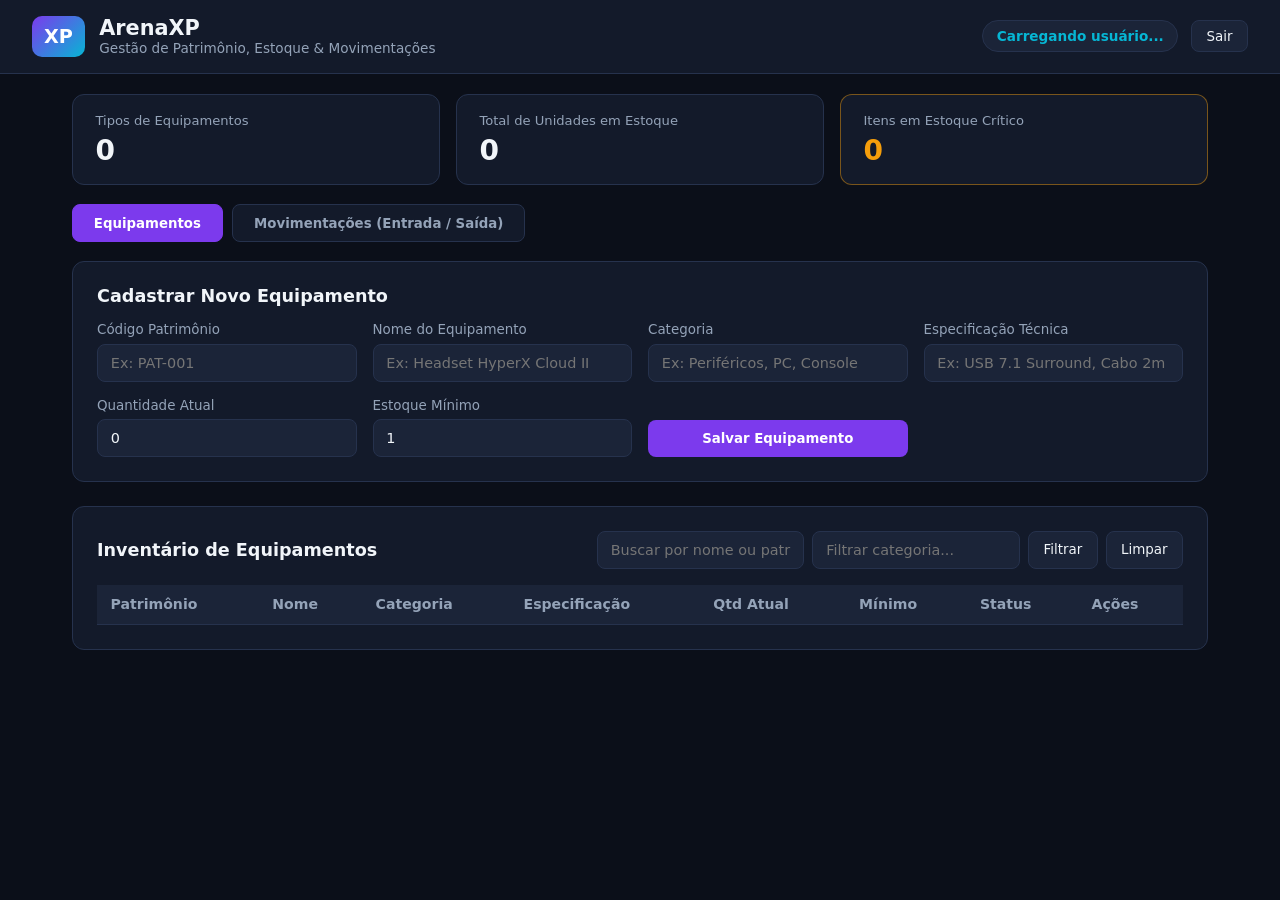
<file: ArenaXP_Front/index.html>
<!DOCTYPE html>
<html lang="pt-BR">
<head>
    <meta charset="UTF-8">
    <meta name="viewport" content="width=device-width, initial-scale=1.0">
    <title>ArenaXP — Controle de Estoque & Equipamentos</title>
    <link rel="stylesheet" href="style.css">
    <script src="script.js" defer></script>
</head>
<body>
    <header class="topbar">
        <div class="brand">
            <span class="logo-badge">XP</span>
            <div>
                <h1>ArenaXP</h1>
                <p>Gestão de Patrimônio, Estoque & Movimentações</p>
            </div>
        </div>
        <div class="user-bar">
            <span id="usuario-logado" class="user-badge">Carregando usuário...</span>
            <button type="button" class="btn-secondary" onclick="fazerLogout()">Sair</button>
        </div>
    </header>

    <section class="dashboard-grid">
        <div class="stat-card">
            <span class="stat-label">Tipos de Equipamentos</span>
            <strong id="stat-total-equipamentos" class="stat-value">0</strong>
        </div>
        <div class="stat-card">
            <span class="stat-label">Total de Unidades em Estoque</span>
            <strong id="stat-total-unidades" class="stat-value">0</strong>
        </div>
        <div class="stat-card alerta">
            <span class="stat-label">Itens em Estoque Crítico</span>
            <strong id="stat-itens-criticos" class="stat-value">0</strong>
        </div>
    </section>

    <div id="alerta-critico-banner" class="critico-banner hidden"></div>
    <div id="feedback" class="feedback hidden"></div>

    <nav class="tabs">
        <button class="tab-btn active" data-tab="equipamentos">Equipamentos</button>
        <button class="tab-btn" data-tab="movimentacoes">Movimentações (Entrada / Saída)</button>
    </nav>

    <main class="container">
        <section id="tab-equipamentos" class="tab-content active">
            <div class="card">
                <div class="card-header">
                    <h2 id="titulo-form-equipamento">Cadastrar Novo Equipamento</h2>
                    <button type="button" id="btn-cancelar-edicao" class="btn-secondary hidden" onclick="cancelarEdicao()">Cancelar Edição</button>
                </div>
                <form id="form-equipamento" class="grid-form">
                    <input type="hidden" id="eq-id">
                    <div class="field">
                        <label for="eq-codigo">Código Patrimônio</label>
                        <input type="text" id="eq-codigo" maxlength="30" placeholder="Ex: PAT-001" required>
                    </div>
                    <div class="field">
                        <label for="eq-nome">Nome do Equipamento</label>
                        <input type="text" id="eq-nome" maxlength="120" placeholder="Ex: Headset HyperX Cloud II" required>
                    </div>
                    <div class="field">
                        <label for="eq-categoria">Categoria</label>
                        <input type="text" id="eq-categoria" maxlength="50" placeholder="Ex: Periféricos, PC, Console" required>
                    </div>
                    <div class="field">
                        <label for="eq-especificacao">Especificação Técnica</label>
                        <input type="text" id="eq-especificacao" maxlength="255" placeholder="Ex: USB 7.1 Surround, Cabo 2m" required>
                    </div>
                    <div class="field">
                        <label for="eq-qtd">Quantidade Atual</label>
                        <input type="number" id="eq-qtd" min="0" value="0" required>
                    </div>
                    <div class="field">
                        <label for="eq-minimo">Estoque Mínimo</label>
                        <input type="number" id="eq-minimo" min="0" value="1" required>
                    </div>
                    <div class="field action">
                        <button type="submit" id="btn-salvar-equipamento" class="btn-primary">Salvar Equipamento</button>
                    </div>
                </form>
            </div>

            <div class="card">
                <div class="card-header wrap">
                    <h2>Inventário de Equipamentos</h2>
                    <div class="filter-bar">
                        <input type="text" id="filtro-termo" placeholder="Buscar por nome ou patrimônio...">
                        <input type="text" id="filtro-categoria" placeholder="Filtrar categoria...">
                        <button type="button" class="btn-secondary" onclick="carregarEquipamentos()">Filtrar</button>
                        <button type="button" class="btn-secondary" onclick="limparFiltros()">Limpar</button>
                    </div>
                </div>
                <div class="table-wrapper">
                    <table>
                        <thead>
                            <tr>
                                <th>Patrimônio</th>
                                <th>Nome</th>
                                <th>Categoria</th>
                                <th>Especificação</th>
                                <th>Qtd Atual</th>
                                <th>Mínimo</th>
                                <th>Status</th>
                                <th>Ações</th>
                            </tr>
                        </thead>
                        <tbody id="lista-equipamentos"></tbody>
                    </table>
                </div>
            </div>
        </section>

        <section id="tab-movimentacoes" class="tab-content">
            <div class="card">
                <h2>Registrar Movimentação de Estoque</h2>
                <form id="form-movimentacao" class="grid-form">
                    <div class="field">
                        <label for="mov-equipamento">Equipamento</label>
                        <select id="mov-equipamento" required>
                            <option value="">Selecione um equipamento...</option>
                        </select>
                    </div>
                    <div class="field">
                        <label for="mov-tipo">Tipo de Movimentação</label>
                        <select id="mov-tipo" required>
                            <option value="ENTRADA">ENTRADA (+)</option>
                            <option value="SAIDA">SAIDA (-)</option>
                        </select>
                    </div>
                    <div class="field">
                        <label for="mov-quantidade">Quantidade</label>
                        <input type="number" id="mov-quantidade" min="1" value="1" required>
                    </div>
                    <div class="field">
                        <label for="mov-datahora">Data e Hora</label>
                        <input type="datetime-local" id="mov-datahora" required>
                    </div>
                    <div class="field">
                        <label for="mov-obs">Observação / Evento</label>
                        <input type="text" id="mov-obs" maxlength="255" placeholder="Ex: Torneio Valorant / Reposição">
                    </div>
                    <div class="field action">
                        <button type="submit" class="btn-primary">Registrar Movimentação</button>
                    </div>
                </form>
            </div>

            <div class="card">
                <div class="card-header">
                    <h2>Histórico de Movimentações</h2>
                    <button type="button" class="btn-secondary" onclick="carregarMovimentacoes()">Atualizar</button>
                </div>
                <div class="table-wrapper">
                    <table>
                        <thead>
                            <tr>
                                <th>ID</th><th>Data/Hora</th><th>Tipo</th><th>Equipamento</th>
                                <th>Qtd</th><th>Responsável</th><th>Observação / Evento</th>
                            </tr>
                        </thead>
                        <tbody id="lista-movimentacoes"></tbody>
                    </table>
                </div>
            </div>
        </section>
    </main>
</body>
</html>
</file>
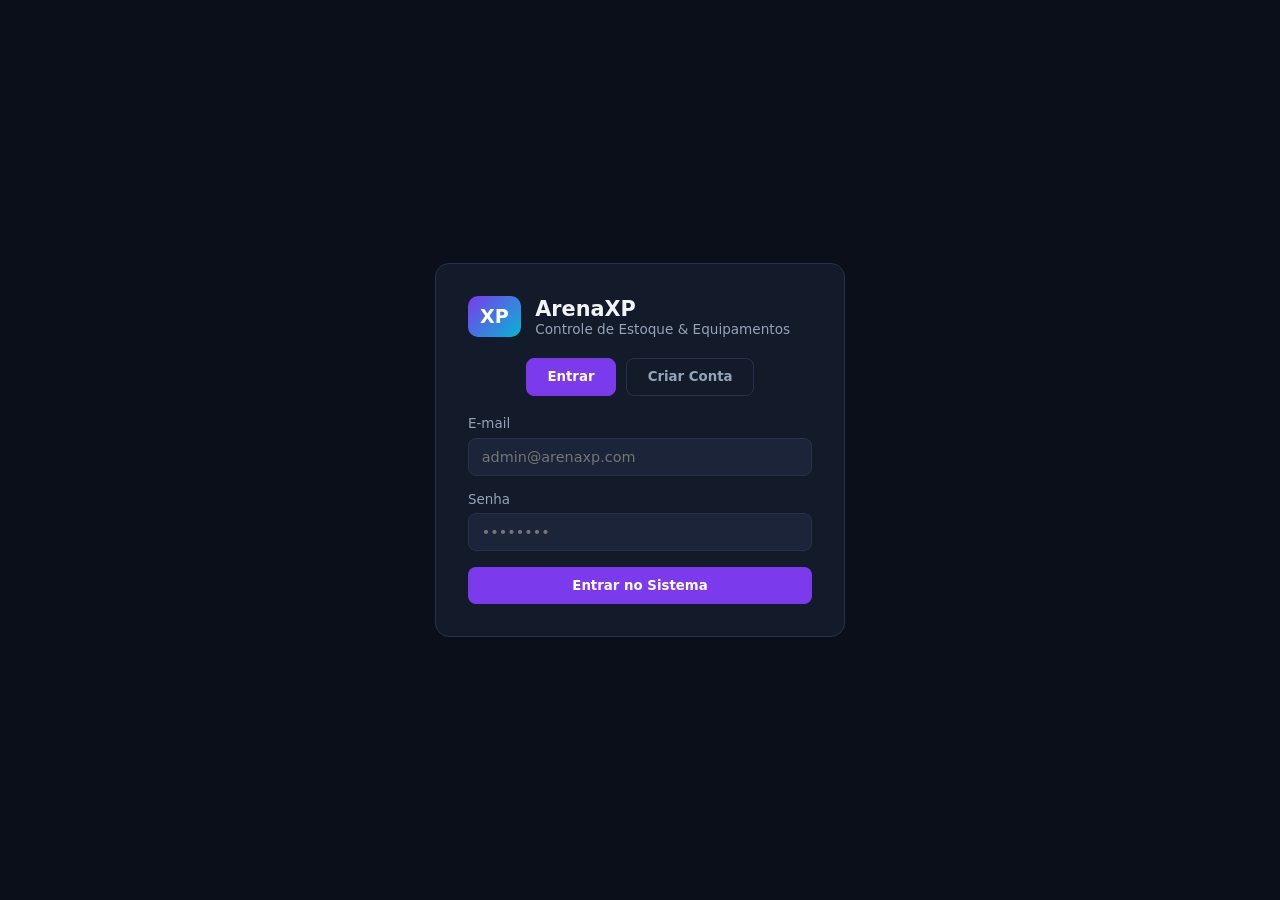
<file: ArenaXP_Front/login.html>
<!DOCTYPE html>
<html lang="pt-BR">
<head>
    <meta charset="UTF-8">
    <meta name="viewport" content="width=device-width, initial-scale=1.0">
    <title>ArenaXP — Acesso ao Sistema</title>
    <link rel="stylesheet" href="style.css">
</head>
<body class="login-body">
    <div class="login-card">
        <div class="brand center">
            <span class="logo-badge">XP</span>
            <div>
                <h1>ArenaXP</h1>
                <p>Controle de Estoque & Equipamentos</p>
            </div>
        </div>

        <div class="tabs" style="padding: 0; justify-content: center;">
            <button type="button" class="tab-btn active" id="btn-modo-login" onclick="alternarModo('login')">Entrar</button>
            <button type="button" class="tab-btn" id="btn-modo-cadastro" onclick="alternarModo('cadastro')">Criar Conta</button>
        </div>

        <div id="login-feedback" class="feedback hidden" style="margin: 0;"></div>

        <form id="form-login" class="stack-form">
            <div class="field">
                <label for="login-email">E-mail</label>
                <input type="email" id="login-email" placeholder="admin@arenaxp.com" required>
            </div>
            <div class="field">
                <label for="login-senha">Senha</label>
                <input type="password" id="login-senha" placeholder="••••••••" required>
            </div>
            <button type="submit" class="btn-primary">Entrar no Sistema</button>
        </form>

        <form id="form-cadastro" class="stack-form hidden">
            <div class="field">
                <label for="cad-nome">Nome Completo</label>
                <input type="text" id="cad-nome" maxlength="100" placeholder="Seu nome" required>
            </div>
            <div class="field">
                <label for="cad-email">E-mail</label>
                <input type="email" id="cad-email" maxlength="120" placeholder="voce@arenaxp.com" required>
            </div>
            <div class="field">
                <label for="cad-senha">Senha</label>
                <input type="password" id="cad-senha" placeholder="Crie uma senha" required>
            </div>
            <div class="field">
                <label for="cad-perfil">Perfil</label>
                <select id="cad-perfil">
                    <option value="ADMIN">ADMIN</option>
                    <option value="OPERADOR">OPERADOR</option>
                </select>
            </div>
            <button type="submit" class="btn-primary">Criar Conta e Entrar</button>
        </form>
    </div>

    <script>
        const API_URL = `http://${window.location.hostname || "localhost"}:8080`;

        function alternarModo(modo) {
            const isLogin = modo === "login";
            document.getElementById("form-login").classList.toggle("hidden", !isLogin);
            document.getElementById("form-cadastro").classList.toggle("hidden", isLogin);
            document.getElementById("btn-modo-login").classList.toggle("active", isLogin);
            document.getElementById("btn-modo-cadastro").classList.toggle("active", !isLogin);
            document.getElementById("login-feedback").classList.add("hidden");
        }

        function exibirErro(erro) {
            const box = document.getElementById("login-feedback");
            box.textContent = erro.name === "TypeError"
                ? `Sem conexão com o servidor (${API_URL}). Verifique o IntelliJ e o CorsConfig.`
                : erro.message;
            box.className = "feedback erro";
        }

        document.getElementById("form-login").addEventListener("submit", async (e) => {
            e.preventDefault();
            try {
                const resposta = await fetch(`${API_URL}/api/auth/login`, {
                    method: "POST",
                    headers: { "Content-Type": "application/json" },
                    credentials: "include",
                    body: JSON.stringify({
                        email: document.getElementById("login-email").value.trim(),
                        senha: document.getElementById("login-senha").value
                    })
                });
                if (!resposta.ok) {
                    const err = await resposta.json().catch(() => ({}));
                    throw new Error(err.erro || err.message || "E-mail ou senha inválidos.");
                }

                const verificacao = await fetch(`${API_URL}/api/auth/me`, {
                    credentials: "include"
                });
                if (!verificacao.ok) {
                    throw new Error("Login realizado, mas o servidor não manteve a sessão ativa. Verifique CORS e cookies.");
                }

                window.location.href = "index.html";
            } catch (erro) {
                exibirErro(erro);
            }
        });

        document.getElementById("form-cadastro").addEventListener("submit", async (e) => {
            e.preventDefault();
            try {
                const resposta = await fetch(`${API_URL}/api/auth/registrar`, {
                    method: "POST",
                    headers: { "Content-Type": "application/json" },
                    credentials: "include",
                    body: JSON.stringify({
                        nome: document.getElementById("cad-nome").value.trim(),
                        email: document.getElementById("cad-email").value.trim(),
                        senha: document.getElementById("cad-senha").value,
                        perfil: document.getElementById("cad-perfil").value
                    })
                });
                if (!resposta.ok) {
                    const err = await resposta.json().catch(() => ({}));
                    throw new Error(err.erro || err.message || "Erro ao criar conta.");
                }

                const verificacao = await fetch(`${API_URL}/api/auth/me`, {
                    credentials: "include"
                });
                if (!verificacao.ok) {
                    throw new Error("Conta criada, mas o servidor não manteve a sessão ativa. Verifique CORS e cookies.");
                }

                window.location.href = "index.html";
            } catch (erro) {
                exibirErro(erro);
            }
        });
    </script>
</body>
</html>
</file>
<file: ArenaXP_Front/style.css>
:root {
    --bg: #0b0f19;
    --surface: #131a2a;
    --surface-alt: #1b2438;
    --border: #26324d;
    --primary: #7c3aed;
    --primary-hover: #6d28d9;
    --accent: #06b6d4;
    --danger: #ef4444;
    --warning: #f59e0b;
    --success: #10b981;
    --text: #f1f5f9;
    --muted: #94a3b8;
}

* {
    box-sizing: border-box;
    margin: 0;
    padding: 0;
    font-family: "Segoe UI", system-ui, -apple-system, sans-serif;
}

body {
    background: var(--bg);
    color: var(--text);
    min-height: 100vh;
}

.login-body {
    display: flex;
    align-items: center;
    justify-content: center;
    padding: 1.5rem;
}

.login-card {
    background: var(--surface);
    border: 1px solid var(--border);
    border-radius: 14px;
    padding: 2rem;
    width: 100%;
    max-width: 410px;
    display: flex;
    flex-direction: column;
    gap: 1.3rem;
}

.stack-form {
    display: flex;
    flex-direction: column;
    gap: 1rem;
}

.topbar {
    background: var(--surface);
    border-bottom: 1px solid var(--border);
    padding: 1rem 2rem;
    display: flex;
    justify-content: space-between;
    align-items: center;
    flex-wrap: wrap;
    gap: 1rem;
}

.brand {
    display: flex;
    align-items: center;
    gap: 0.9rem;
}

.logo-badge {
    background: linear-gradient(135deg, var(--primary), var(--accent));
    color: #fff;
    font-weight: 800;
    font-size: 1.2rem;
    padding: 0.55rem 0.75rem;
    border-radius: 10px;
}

.brand h1 { font-size: 1.3rem; }
.brand p { font-size: 0.85rem; color: var(--muted); }

.user-bar {
    display: flex;
    align-items: center;
    gap: 0.8rem;
}

.user-badge {
    background: var(--surface-alt);
    border: 1px solid var(--border);
    padding: 0.45rem 0.85rem;
    border-radius: 999px;
    font-size: 0.85rem;
    color: var(--accent);
    font-weight: 600;
}

.dashboard-grid {
    max-width: 1200px;
    margin: 1.3rem auto 0;
    padding: 0 2rem;
    display: grid;
    grid-template-columns: repeat(auto-fit, minmax(220px, 1fr));
    gap: 1rem;
}

.stat-card {
    background: var(--surface);
    border: 1px solid var(--border);
    border-radius: 12px;
    padding: 1.1rem 1.4rem;
    display: flex;
    flex-direction: column;
    gap: 0.35rem;
}

.stat-card.alerta { border-color: rgba(245, 158, 11, 0.45); }
.stat-label { font-size: 0.82rem; color: var(--muted); }
.stat-value { font-size: 1.75rem; color: var(--text); }
.stat-card.alerta .stat-value { color: var(--warning); }

.critico-banner {
    max-width: 1136px;
    margin: 1rem auto 0;
    padding: 0.85rem 1.2rem;
    border-radius: 8px;
    background: rgba(245, 158, 11, 0.15);
    border: 1px solid var(--warning);
    color: #fcd34d;
    font-size: 0.9rem;
}

.critico-banner.hidden, .hidden { display: none !important; }

.tabs {
    display: flex;
    gap: 0.6rem;
    padding: 1.2rem 2rem 0;
    max-width: 1200px;
    margin: 0 auto;
}

.tab-btn {
    background: var(--surface);
    color: var(--muted);
    border: 1px solid var(--border);
    padding: 0.65rem 1.3rem;
    border-radius: 8px;
    cursor: pointer;
    font-weight: 600;
    transition: 0.2s;
}

.tab-btn:hover { color: var(--text); }
.tab-btn.active { background: var(--primary); color: #fff; border-color: var(--primary); }

.container {
    max-width: 1200px;
    margin: 1.2rem auto 3rem;
    padding: 0 2rem;
}

.tab-content { display: none; flex-direction: column; gap: 1.5rem; }
.tab-content.active { display: flex; }

.card {
    background: var(--surface);
    border: 1px solid var(--border);
    border-radius: 12px;
    padding: 1.5rem;
}

.card h2 { font-size: 1.1rem; margin-bottom: 1rem; }

.card-header {
    display: flex;
    justify-content: space-between;
    align-items: center;
    margin-bottom: 1rem;
    gap: 0.8rem;
}

.card-header.wrap { flex-wrap: wrap; }
.card-header h2 { margin-bottom: 0; }
.filter-bar { display: flex; gap: 0.5rem; flex-wrap: wrap; }

.grid-form {
    display: grid;
    grid-template-columns: repeat(auto-fit, minmax(210px, 1fr));
    gap: 1rem;
    align-items: end;
}

.field { display: flex; flex-direction: column; gap: 0.4rem; }
.field label { font-size: 0.84rem; color: var(--muted); }

input, select {
    background: var(--surface-alt);
    border: 1px solid var(--border);
    color: var(--text);
    padding: 0.62rem 0.8rem;
    border-radius: 8px;
    font-size: 0.9rem;
}

input:focus, select:focus { outline: none; border-color: var(--accent); }

.btn-primary {
    background: var(--primary);
    color: #fff;
    border: none;
    padding: 0.68rem 1.2rem;
    border-radius: 8px;
    font-weight: 600;
    cursor: pointer;
    width: 100%;
    transition: 0.2s;
}

.btn-primary:hover { background: var(--primary-hover); }

.btn-secondary {
    background: var(--surface-alt);
    color: var(--text);
    border: 1px solid var(--border);
    padding: 0.48rem 0.9rem;
    border-radius: 8px;
    cursor: pointer;
    font-size: 0.84rem;
}

.btn-secondary:hover { border-color: var(--accent); }

.btn-edit {
    background: rgba(6, 182, 212, 0.15);
    color: var(--accent);
    border: 1px solid rgba(6, 182, 212, 0.4);
    padding: 0.32rem 0.65rem;
    border-radius: 6px;
    cursor: pointer;
    font-size: 0.8rem;
    margin-right: 0.3rem;
}

.btn-danger {
    background: rgba(239, 68, 68, 0.15);
    color: var(--danger);
    border: 1px solid rgba(239, 68, 68, 0.4);
    padding: 0.32rem 0.65rem;
    border-radius: 6px;
    cursor: pointer;
    font-size: 0.8rem;
}

.btn-danger:hover { background: var(--danger); color: #fff; }

.badge {
    padding: 0.25rem 0.6rem;
    border-radius: 999px;
    font-size: 0.78rem;
    font-weight: 700;
    display: inline-block;
}

.badge.ok, .badge.entrada { background: rgba(16, 185, 129, 0.15); color: var(--success); }
.badge.critico, .badge.saida { background: rgba(239, 68, 68, 0.15); color: #fca5a5; }

.table-wrapper { overflow-x: auto; }

table {
    width: 100%;
    border-collapse: collapse;
    font-size: 0.88rem;
}

th, td {
    text-align: left;
    padding: 0.72rem 0.85rem;
    border-bottom: 1px solid var(--border);
}

th { color: var(--muted); font-weight: 600; background: var(--surface-alt); }

.feedback {
    max-width: 1136px;
    margin: 1rem auto 0;
    padding: 0.8rem 1.2rem;
    border-radius: 8px;
    font-size: 0.9rem;
}

.feedback.hidden { display: none; }
.feedback.ok { background: rgba(16, 185, 129, 0.15); border: 1px solid var(--success); color: var(--success); }
.feedback.erro { background: rgba(239, 68, 68, 0.15); border: 1px solid var(--danger); color: #fca5a5; }
</file>
